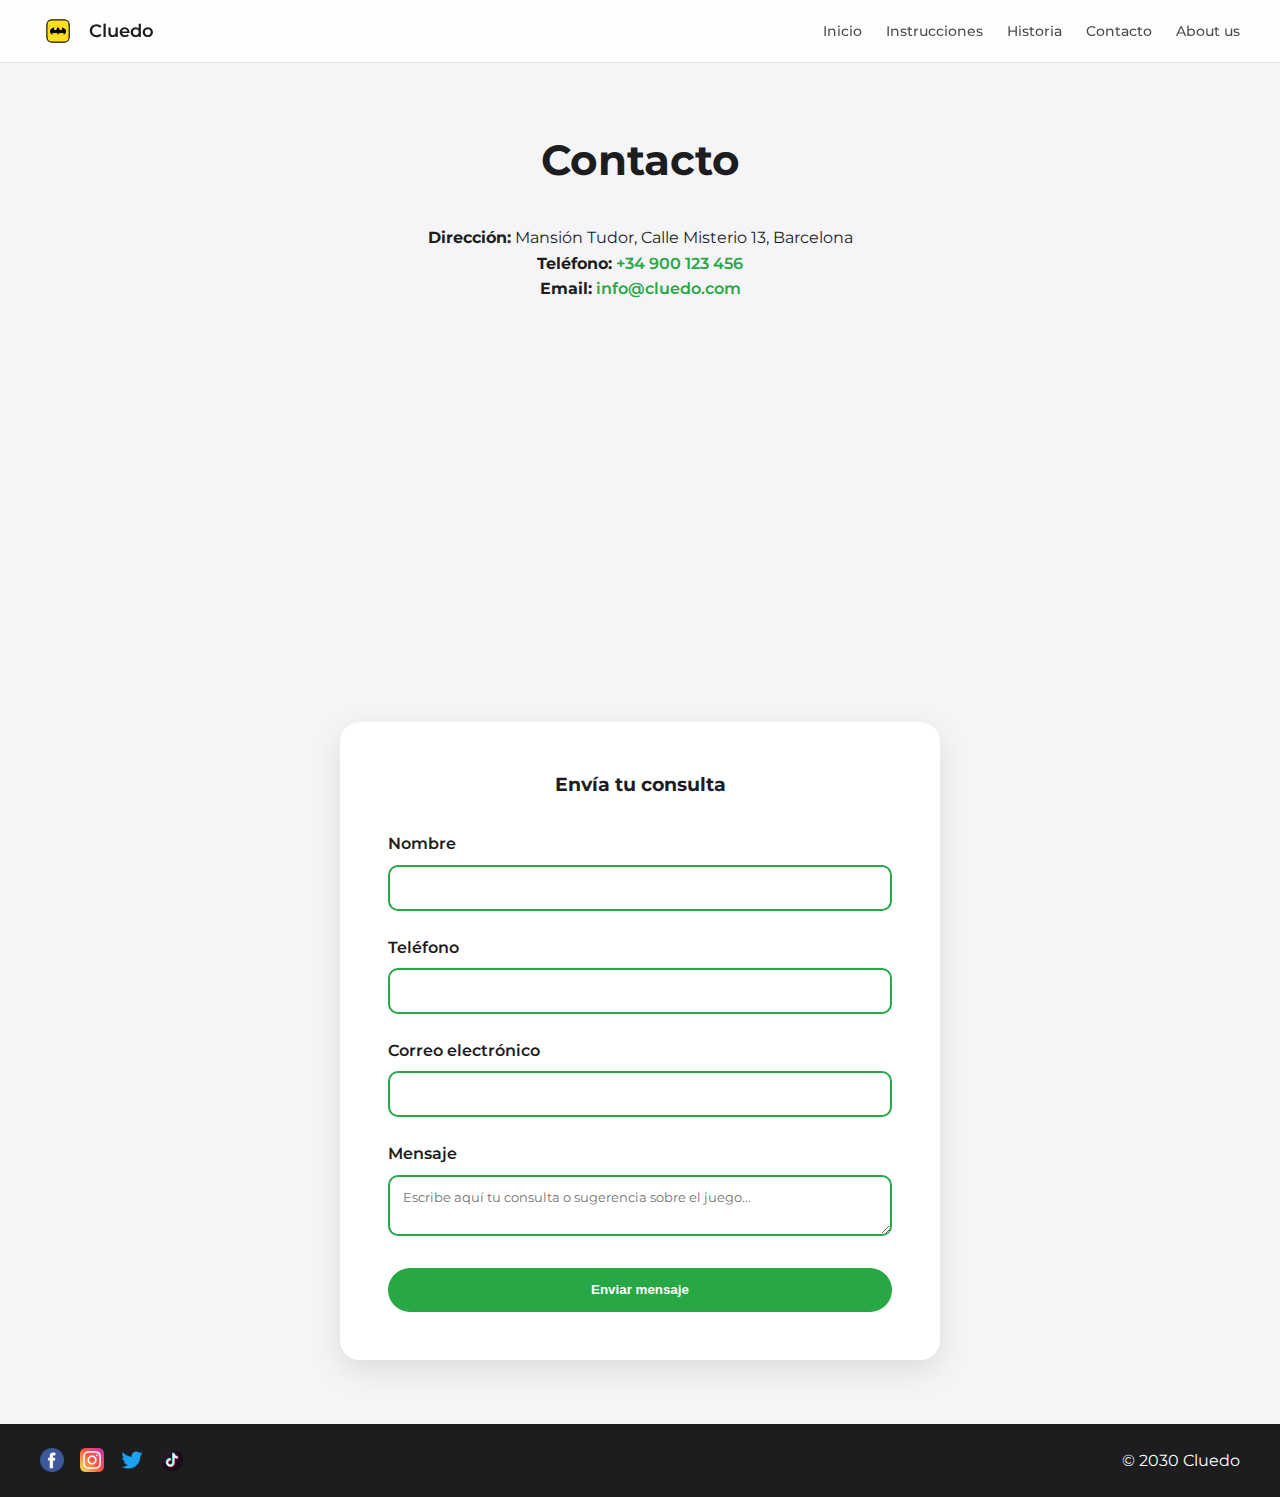
<file: Principal/contacto.html>
<!DOCTYPE html>
<html lang="es">
<head>
    <meta charset="UTF-8">
    <meta name="viewport" content="width=device-width, initial-scale=1.0">
    <title>Contacto | Cluedo</title>

    <link href="https://fonts.googleapis.com/css2?family=Montserrat:wght@400;600;800&display=swap" rel="stylesheet">
    <link rel="stylesheet" href="css/main.css">
</head>
<body>

<header class="header">
    <div class="header-container">
        <div class="logo">
            <img src="img/logo.png" alt="Logo">
            <h1>Cluedo</h1>
        </div>
        <nav class="nav">
            <ul>
                <li><a href="index.html">Inicio</a></li>
                <li><a href="instrucciones.html">Instrucciones</a></li>
                <li><a href="historia.html">Historia</a></li>
                <li><a href="contacto.html" class="active">Contacto</a></li>
                <li><a href="about.html">About us</a></li>
            </ul>
        </nav>
    </div>
</header>

<main class="page">

    <section class="contact">
        <h2>Contacto</h2>

        <!-- DATOS -->
        <div class="contact-info">
            <p><strong>Dirección:</strong> Mansión Tudor, Calle Misterio 13, Barcelona</p>
            <p><strong>Teléfono:</strong> <a href="tel:+34900123456">+34 900 123 456</a></p>
            <p><strong>Email:</strong> <a href="mailto:info@cluedo.com">info@cluedo.com</a></p>
        </div>

        <!-- MAPA -->
        <div class="map">
            <iframe
                src="https://www.google.com/maps?q=Barcelona&output=embed"
                loading="lazy"
                referrerpolicy="no-referrer-when-downgrade">
            </iframe>
        </div>

        <!-- FORMULARIO -->
        <form class="contact-form">
            <h3>Envía tu consulta</h3>

            <label>
                Nombre
                <input type="text">
            </label>

            <label>
                Teléfono
                <input type="tel">
            </label>

            <label>
                Correo electrónico
                <input type="email">
            </label>

            <label>
                Mensaje
                <textarea placeholder="Escribe aquí tu consulta o sugerencia sobre el juego..."></textarea>
            </label>

            <button type="submit">Enviar mensaje</button>
        </form>
    </section>

</main>

<footer class="footer">
    <div class="footer-container">
        <div class="social">
            <img src="img/facebook.png" alt="Facebook" class="social-icon"/>
            <img src="img/instagram.png" alt="Instagram" class="social-icon"/>
            <img src="img/twitter.png" alt="Twitter" class="social-icon"/>
            <img src="img/tiktok.png" alt="Tiktok" class="social-icon"/>
        </div>
        <div class="copyright">
            © 2030 Cluedo
        </div>
    </div>
</footer>
</body>
</html>
</file>
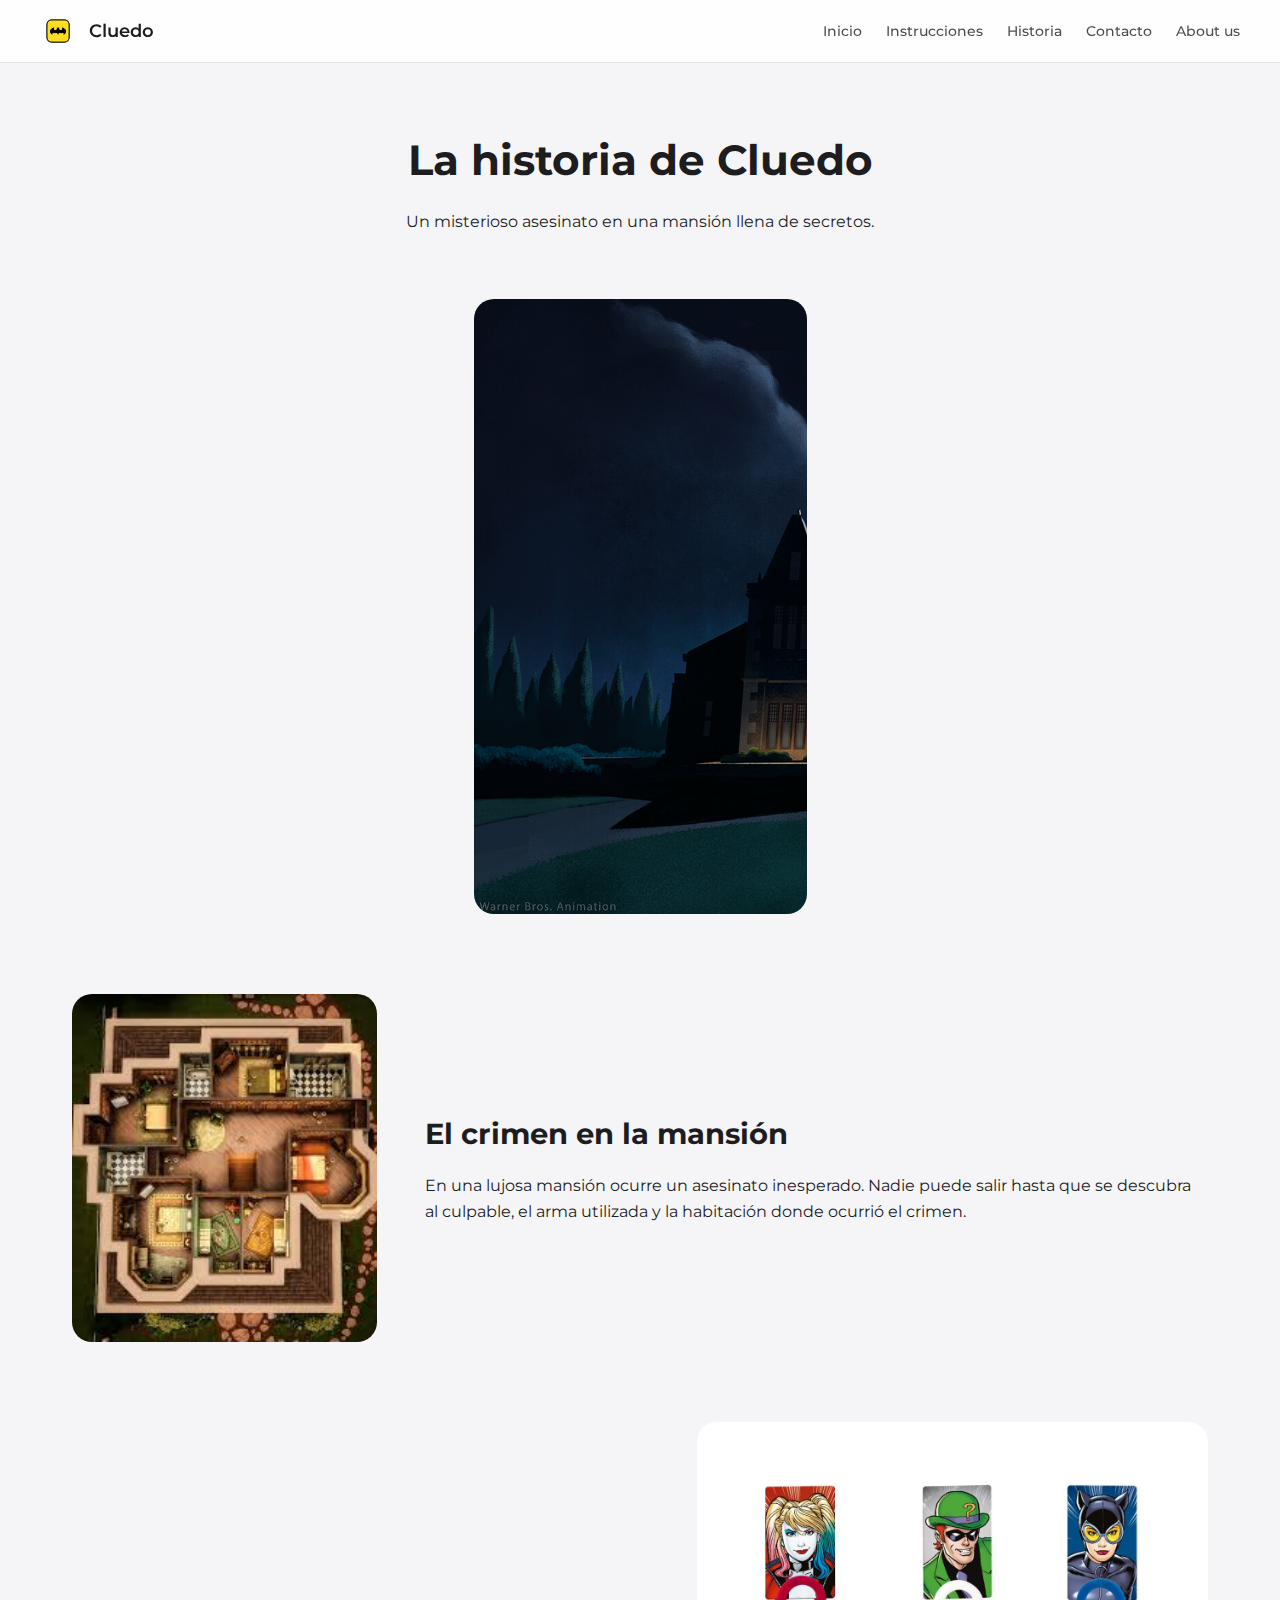
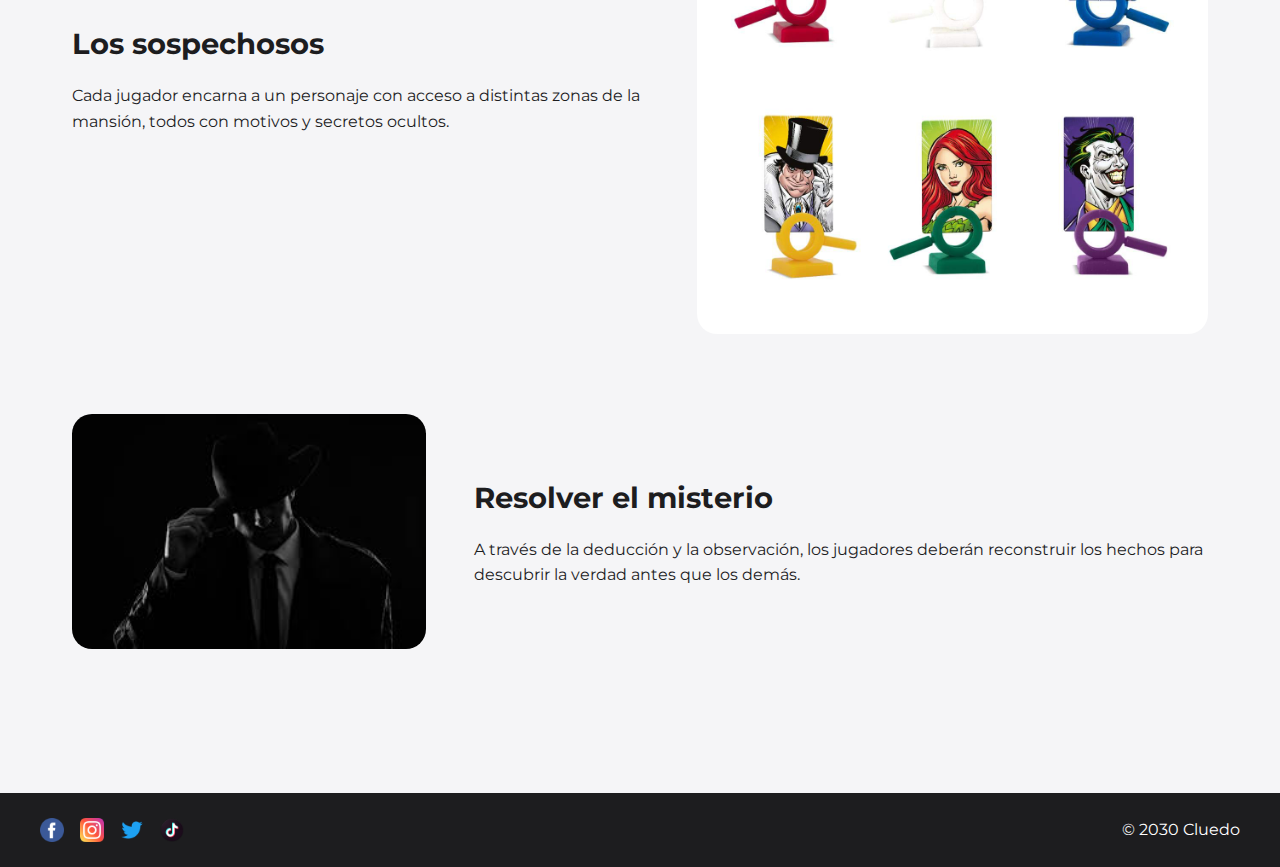
<file: Principal/historia.html>
<!DOCTYPE html>
<html lang="es">
<head>
    <meta charset="UTF-8">
    <meta name="viewport" content="width=device-width, initial-scale=1.0">
    <title>Historia | Cluedo</title>

    <link href="https://fonts.googleapis.com/css2?family=Montserrat:wght@400;600;800&display=swap" rel="stylesheet">
    <link rel="stylesheet" href="css/main.css">
</head>
<body>

<header class="header">
    <div class="header-container">
        <div class="logo">
            <img src="img/logo.png" alt="Logo">
            <h1>Cluedo</h1>
        </div>
        <nav class="nav">
            <ul>
                <li><a href="index.html">Inicio</a></li>
                <li><a href="instrucciones.html">Instrucciones</a></li>
                <li><a href="historia.html" class="active">Historia</a></li>
                <li><a href="contacto.html">Contacto</a></li>
                <li><a href="about.html">About us</a></li>
            </ul>
        </nav>
    </div>
</header>

<main class="page">

    <!-- TÍTULO -->
    <section class="story-title">
        <h2>La historia de Cluedo</h2>
        <p>Un misterioso asesinato en una mansión llena de secretos.</p>
    </section>

    <!-- CARRUSEL CSS PURO -->
    <section class="story-carousel">
        <div class="carousel-track">
            <img src="img/story1.jpg" alt="La mansión">
            <img src="img/story2.jpg" alt="Los sospechosos">
            <img src="img/story3.jpg" alt="Las armas del crimen">
        </div>
    </section>

    <!-- SECCIONES DESCRIPTIVAS -->
    <section class="story-section">
        <img src="img/history_map.jpg" alt="La mansión">
        <div>
            <h3>El crimen en la mansión</h3>
            <p>
                En una lujosa mansión ocurre un asesinato inesperado.
                Nadie puede salir hasta que se descubra al culpable,
                el arma utilizada y la habitación donde ocurrió el crimen.
            </p>
        </div>
    </section>

    <section class="story-section reverse">
        <img src="img/history_players.jpg" alt="Sospechosos">
        <div>
            <h3>Los sospechosos</h3>
            <p>
                Cada jugador encarna a un personaje con acceso a distintas
                zonas de la mansión, todos con motivos y secretos ocultos.
            </p>
        </div>
    </section>

    <section class="story-section">
        <img src="img/history_zone.jpg" alt="Resolución del misterio">
        <div>
            <h3>Resolver el misterio</h3>
            <p>
                A través de la deducción y la observación,
                los jugadores deberán reconstruir los hechos
                para descubrir la verdad antes que los demás.
            </p>
        </div>
    </section>

</main>

<footer class="footer">
    <div class="footer-container">
        <div class="social">
            <img src="img/facebook.png" alt="Facebook" class="social-icon"/>
            <img src="img/instagram.png" alt="Instagram" class="social-icon"/>
            <img src="img/twitter.png" alt="Twitter" class="social-icon"/>
            <img src="img/tiktok.png" alt="Tiktok" class="social-icon"/>
        </div>
        <div class="copyright">
            © 2030 Cluedo
        </div>
    </div>
</footer>

</body>
</html>
</file>
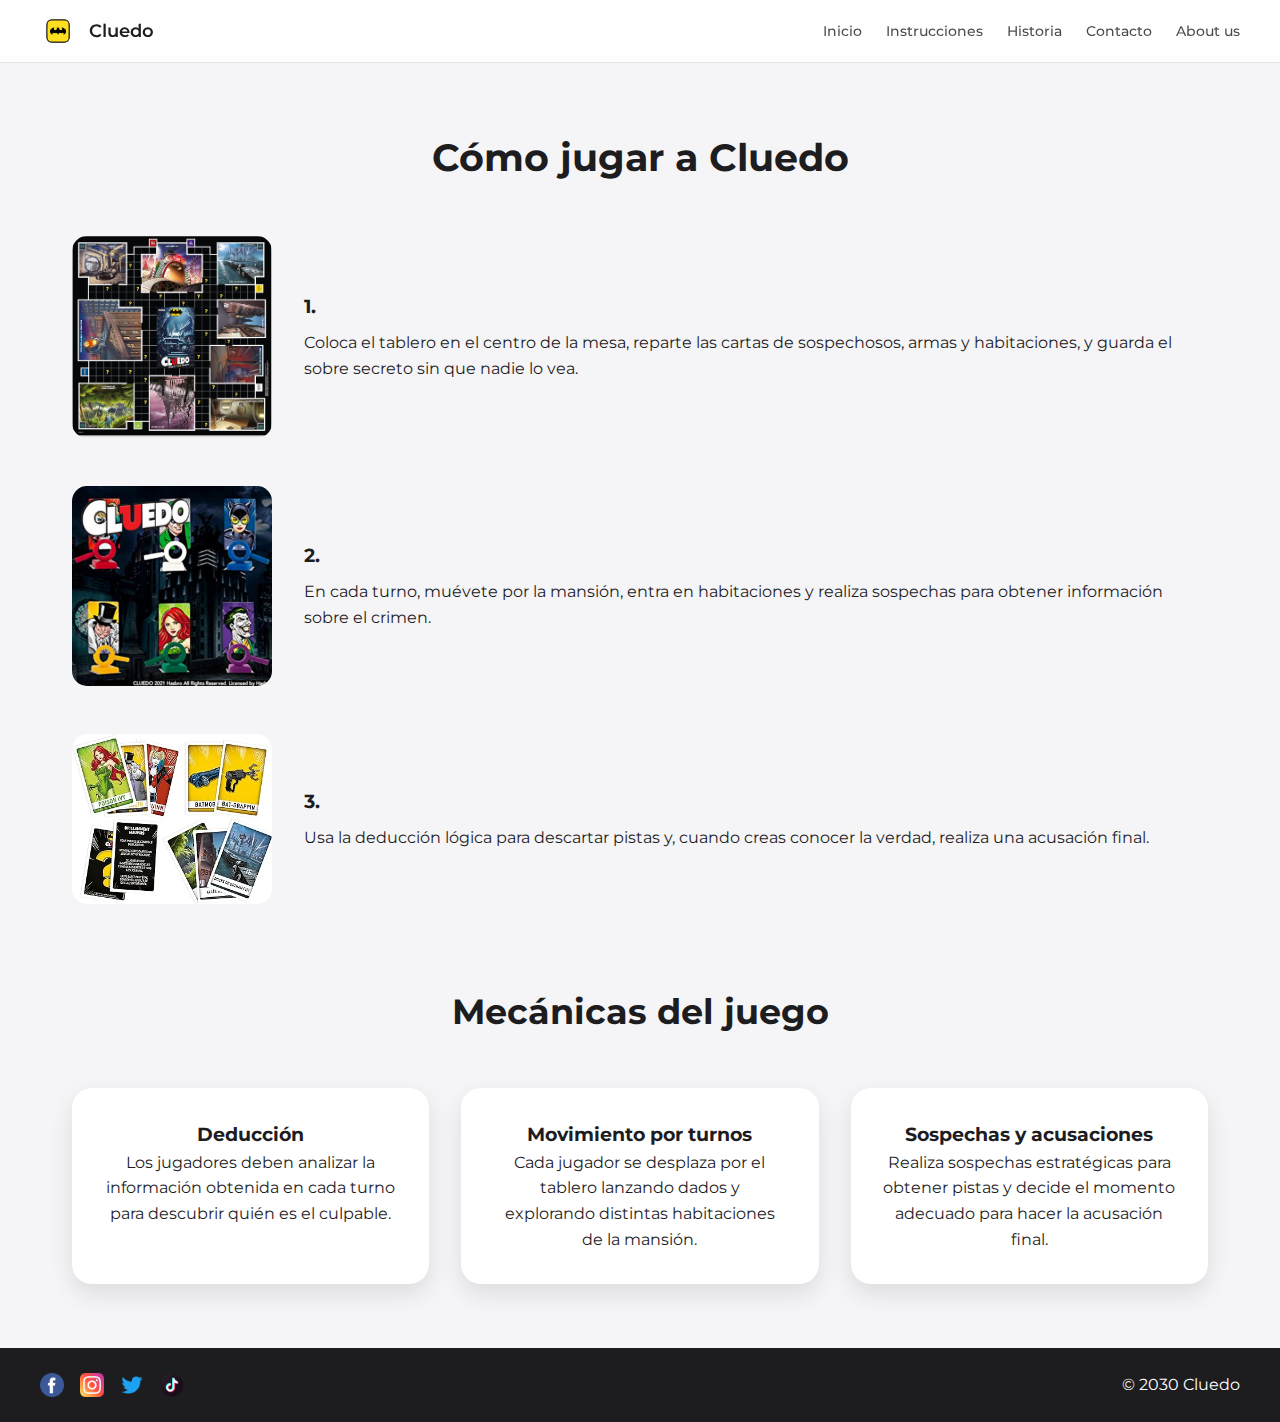
<file: Principal/instrucciones.html>
<!DOCTYPE html>
<html lang="es">
<head>
    <meta charset="UTF-8">
    <meta name="viewport" content="width=device-width, initial-scale=1.0">
    <title>Instrucciones | Cluedo</title>

    <link href="https://fonts.googleapis.com/css2?family=Montserrat:wght@400;600;800&display=swap" rel="stylesheet">
    <link rel="stylesheet" href="css/main.css">
</head>
<body>

<header class="header">
    <div class="header-container">
        <div class="logo">
            <img src="img/logo.png" alt="Logo">
            <h1>Cluedo</h1>
        </div>
        <nav class="nav">
            <ul>
                <li><a href="index.html">Inicio</a></li>
                <li><a href="instrucciones.html" class="active">Instrucciones</a></li>
                <li><a href="historia.html">Historia</a></li>
                <li><a href="contacto.html">Contacto</a></li>
                <li><a href="about.html">About us</a></li>
            </ul>
        </nav>
    </div>
</header>

<main class="page">

    <!-- INSTRUCCIONES -->
    <section class="instructions">
        <h2>Cómo jugar a Cluedo</h2>

        <div class="instruction-step">
            <img src="img/step1.jpg" alt="Preparación del juego">
            <div>
                <h3>1.</h3>
                <p>
                    Coloca el tablero en el centro de la mesa, reparte las cartas
                    de sospechosos, armas y habitaciones, y guarda el sobre secreto
                    sin que nadie lo vea.
                </p>
            </div>
        </div>

        <div class="instruction-step">
            <img src="img/step2.jpg" alt="Turnos de juego">
            <div>
                <h3>2.</h3>
                <p>
                    En cada turno, muévete por la mansión, entra en habitaciones
                    y realiza sospechas para obtener información sobre el crimen.
                </p>
            </div>
        </div>

        <div class="instruction-step">
            <img src="img/step3.jpg" alt="Resolución del misterio">
            <div>
                <h3>3.</h3>
                <p>
                    Usa la deducción lógica para descartar pistas y, cuando creas
                    conocer la verdad, realiza una acusación final.
                </p>
            </div>
        </div>
    </section>

    <!-- MECÁNICAS -->
    <section class="mechanics">
        <h2>Mecánicas del juego</h2>

        <div class="mechanic-cards">
            <article class="mechanic-card">
                <h3>Deducción</h3>
                <p>
                    Los jugadores deben analizar la información obtenida en cada
                    turno para descubrir quién es el culpable.
                </p>
            </article>

            <article class="mechanic-card">
                <h3>Movimiento por turnos</h3>
                <p>
                    Cada jugador se desplaza por el tablero lanzando dados y
                    explorando distintas habitaciones de la mansión.
                </p>
            </article>

            <article class="mechanic-card">
                <h3>Sospechas y acusaciones</h3>
                <p>
                    Realiza sospechas estratégicas para obtener pistas y decide
                    el momento adecuado para hacer la acusación final.
                </p>
            </article>
        </div>
    </section>

</main>

<footer class="footer">
    <div class="footer-container">
        <div class="social">
            <img src="img/facebook.png" alt="Facebook" class="social-icon"/>
            <img src="img/instagram.png" alt="Instagram" class="social-icon"/>
            <img src="img/twitter.png" alt="Twitter" class="social-icon"/>
            <img src="img/tiktok.png" alt="Tiktok" class="social-icon"/>
        </div>
        <div class="copyright">
            © 2030 Cluedo
        </div>
    </div>
</footer>

</body>
</html>
</file>
<file: Principal/css/main.css>
/* =========================
   RESET Y BASE
========================= */
* {
    margin: 0;
    padding: 0;
    box-sizing: border-box;
}

body {
    font-family: 'Montserrat', sans-serif;
    background-color: #f5f5f7;
    color: #1d1d1f;
    line-height: 1.6;
}

a {
    text-decoration: none;
    color: inherit;
}

ul {
    list-style: none;
}

/* HEADER (APPLE STYLE) */
.header {
    position: sticky;
    top: 0;
    z-index: 1000;
    background-color: #ffffffe6;
    backdrop-filter: blur(10px);
    border-bottom: 1px solid #0000001a;
    padding: 0.8rem 1.5rem;
}

.header-container {
    max-width: 1200px;
    margin: 0 auto;
    display: flex;
    align-items: center;
    justify-content: space-between;
}

.logo {
    display: flex;
    align-items: center;
    gap: 0.8rem;
}

.logo img {
    width: 36px;
    height: 36px;
}

.logo h1 {
    font-size: 1.1rem;
    font-weight: 600;
}

/* NAV */
.nav ul {
    display: flex;
    gap: 1.5rem;
}

.nav a {
    font-size: 0.9rem;
    font-weight: 500;
    opacity: 0.8;
    transition: opacity 0.3s ease;
}

.nav a:hover {
    opacity: 1;
}

/* HERO */

.hero {
    height: 80vh;
    background-image: url("../img/hero.jpg");
    background-size: cover;
    background-position: center;
    display: flex;
    align-items: center;
    justify-content: center;
    text-align: center;
    padding: 3rem 1rem;
}

.hero-content {
    background-color: rgba(255, 255, 255, 0.85);
    padding: 3rem;
    border-radius: 20px;
    max-width: 600px;
}

.hero h2 {
    font-size: 2.6rem;
    font-weight: 800;
    margin-bottom: 1rem;
}

.hero p {
    font-size: 1.1rem;
    margin-bottom: 2rem;
}

.hero img {
   width: 549px;
   height: auto
}


/* SECCIÓN AVENTURA */
.aventura {
    padding: 6rem 2rem;
    max-width: 1200px;
    margin: 0 auto;
    text-align: center;
}

.aventura h2 {
    font-size: 2.2rem;
    margin-bottom: 3rem;
}

.aventura-cards {
    display: flex;
    gap: 2rem;
    opacity: 0;
    transform: translateY(30px);
    animation: fadeUp 1s forwards;
    animation-delay: 0.3s;
}

.aventura-cards.in-view {
    opacity: 1;
    transform: translateY(0);
}

.card {
    background-color: white;
    padding: 2rem;
    border-radius: 20px;
    flex: 1;
    box-shadow: 0 10px 30px rgba(0,0,0,0.1);
    transition: transform 0.3s ease, opacity 0.3s ease;
}

.card:hover {
    transform: translateY(-8px);
}

@keyframes fadeUp {
    from { opacity: 0; transform: translateY(30px); }
    to { opacity: 1; transform: translateY(0); }
}

/* ANIMACIÓN VECTORIAL */
.animacion {
    text-align: center;
    padding: 5rem 2rem;
}

.zone-svg {
    width: 150px;
    fill: none;
    stroke: #ffd900;
    stroke-width: 4;
    animation: shrink 3s infinite alternate;
}

@keyframes shrink {
    from { transform: scale(1); }
    to { transform: scale(0.7); }
}

/* CÓMO JUGAR */
.como-jugar {
    background-color: white;
    padding: 5rem 2rem;
    text-align: center;
}

.como-jugar ul {
    margin: 2rem 0;
}

.como-jugar li {
    margin-bottom: 1rem;
    font-size: 1rem;
}

/* BOTÓN VERDE */
.btn {
    display: inline-block;
    padding: 0.7rem 1.5rem;
    border-radius: 999px;
    background-color: #000000; 
    color: white;
    font-weight: 600;
    font-size: 0.9rem;
    transition: background-color 0.3s ease, transform 0.2s ease;
}

.btn:hover {
    background-color: #ffd900; 
    transform: translateY(-2px);
}

/* FOOTER PROFESIONAL*/
.footer {
    background-color: #1d1d1f;
    color: white;
    padding: 1.5rem 2rem;
}

.footer-container {
    max-width: 1200px;
    margin: 0 auto;
    display: flex;
    justify-content: space-between;
    align-items: center;
}

.social {
    display: flex;
    gap: 1rem; 
}

.social img {
    display: flex;
    align-items: center;
    justify-content: center;
    color: white;
    font-size: 1.4rem;
    transition: transform 0.2s ease;
}

.social img:hover {
    transform: scale(1.2);
}

.social-icon {
    width: 24px;
    height: 24px;
}


/* ===== PÁGINAS INTERNAS ===== */
.page {
    max-width: 1200px;
    margin: 0 auto;
    padding: 4rem 2rem;
}

/* INSTRUCCIONES */
.instructions h2 {
    font-size: 2.4rem;
    margin-bottom: 3rem;
    text-align: center;
}

.instruction-step {
    display: flex;
    gap: 2rem;
    align-items: center;
    margin-bottom: 3rem;
}

.instruction-step img {
    width: 200px;
    border-radius: 15px;
}

.instruction-step h3 {
    margin-bottom: 0.5rem;
}

/* MECÁNICAS */
.mechanics {
    margin-top: 5rem;
    text-align: center;
}

.mechanics h2 {
    font-size: 2.2rem;
    margin-bottom: 3rem;
}

.mechanic-cards {
    display: flex;
    gap: 2rem;
}

/* TARJETAS ANIMADAS */
.mechanic-card {
    background: white;
    padding: 2rem;
    border-radius: 20px;
    flex: 1;
    box-shadow: 0 10px 25px rgba(0,0,0,0.1);
    transition: transform 0.3s ease, box-shadow 0.3s ease;
}

.mechanic-card:hover {
    transform: translateY(-12px);
    box-shadow: 0 20px 40px rgba(0,0,0,0.2);
}


/* ===== HISTORIA ===== */

.story-title {
    text-align: center;
    margin-bottom: 4rem;
}

.story-title h2 {
    font-size: 2.6rem;
    margin-bottom: 1rem;
}

/* CARRUSEL CSS PURO */
.story-carousel {
    overflow: hidden;
    max-width: 333px;
    margin: 0 auto 5rem;
    border-radius: 20px;
}

.carousel-track {
    display: flex;
    width: 300%;
    animation: slide 12s infinite;
}

.carousel-track img {
    width: 100%;
    object-fit: cover;
}

@keyframes slide {
    0% { transform: translateX(0); }
    33% { transform: translateX(-100%); }
    66% { transform: translateX(-200%); }
    100% { transform: translateX(0); }
}

/* SECCIONES HISTORIA */
.story-section {
    display: flex;
    align-items: center;
    gap: 3rem;
    margin-bottom: 5rem;
}

.story-section img {
    width: 45%;
    border-radius: 20px;
}

.story-section h3 {
    font-size: 1.8rem;
    margin-bottom: 1rem;
}

.story-section.reverse {
    flex-direction: row-reverse;
}

/* ===== CONTACTO ===== */

.contact h2 {
    text-align: center;
    font-size: 2.6rem;
    margin-bottom: 2rem;
}

.contact-info {
    text-align: center;
    margin-bottom: 3rem;
}

.contact-info a {
    color: #28a745;
    font-weight: 600;
}

/* MAPA */
.map iframe {
    width: 100%;
    height: 300px;
    border: none;
    border-radius: 20px;
    margin-bottom: 4rem;
}

/* FORMULARIO */
.contact-form {
    max-width: 600px;
    margin: 0 auto;
    background: white;
    padding: 3rem;
    border-radius: 20px;
    box-shadow: 0 10px 30px rgba(0,0,0,0.1);
}

.contact-form h3 {
    text-align: center;
    margin-bottom: 2rem;
}

.contact-form label {
    display: block;
    margin-bottom: 1.5rem;
    font-weight: 600;
}

.contact-form input,
.contact-form textarea {
    width: 100%;
    padding: 0.8rem;
    margin-top: 0.5rem;
    border-radius: 10px;
    border: 2px solid #ccc;
    font-family: inherit;
    transition: border-color 0.3s ease;
}

/* VALIDACIÓN CON REGEX */
.contact-form input:valid,
.contact-form textarea:valid {
    border-color: #28a745;
}

.contact-form input:invalid,
.contact-form textarea:invalid {
    border-color: #dc3545;
}

/* BOTÓN */
.contact-form button {
    width: 100%;
    padding: 0.9rem;
    border: none;
    border-radius: 999px;
    background-color: #28a745;
    color: white;
    font-weight: 600;
    cursor: pointer;
}


/* ABOUT US */
.about {
    max-width: 800px;
    margin: 0 auto;
    padding: 5rem 2rem;
    text-align: center;
}

.about h2 {
    font-size: 2.4rem;
    margin-bottom: 2rem;
}

.about p {
    font-size: 1.1rem;
    margin-bottom: 1.5rem;
    line-height: 1.8;
}

/* SECCIÓN DE VIDEO PROFESIONAL */
.about-video {
    max-width: 900px;
    margin: 5rem auto;
    text-align: center;
}

.about-video h2 {
    font-size: 2.4rem;
    margin-bottom: 1rem;
}

.about-video p {
    font-size: 1.1rem;
    margin-bottom: 2rem;
}

.video-container {
    position: relative;
    padding-bottom: 56.25%; /* 16:9 ratio */
    height: 0;
    overflow: hidden;
    border-radius: 20px;
    box-shadow: 0 10px 30px rgba(0,0,0,0.1);
}

.video-container video {
    position: absolute;
    top: 0;
    left: 0;
    width: 100%;
    height: 100%;
    border-radius: 20px;
    object-fit: cover;
}
</file>
